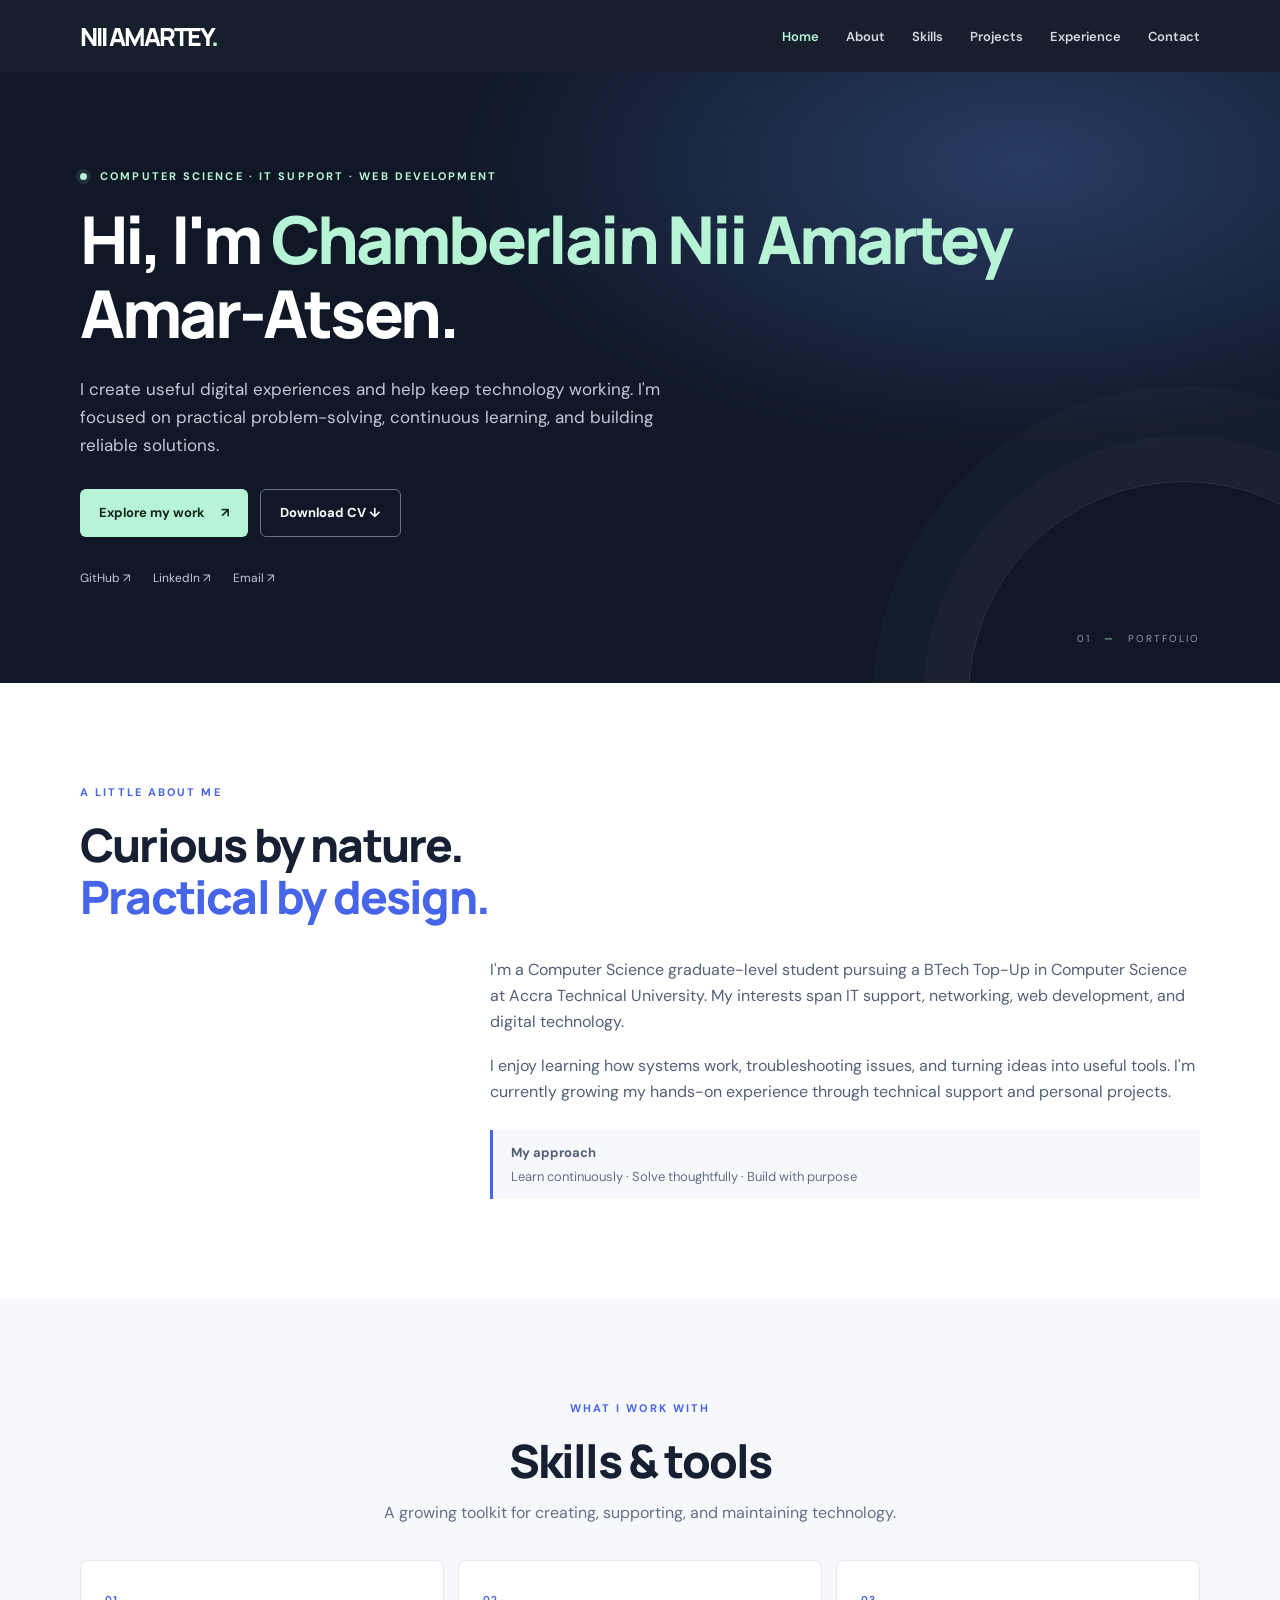
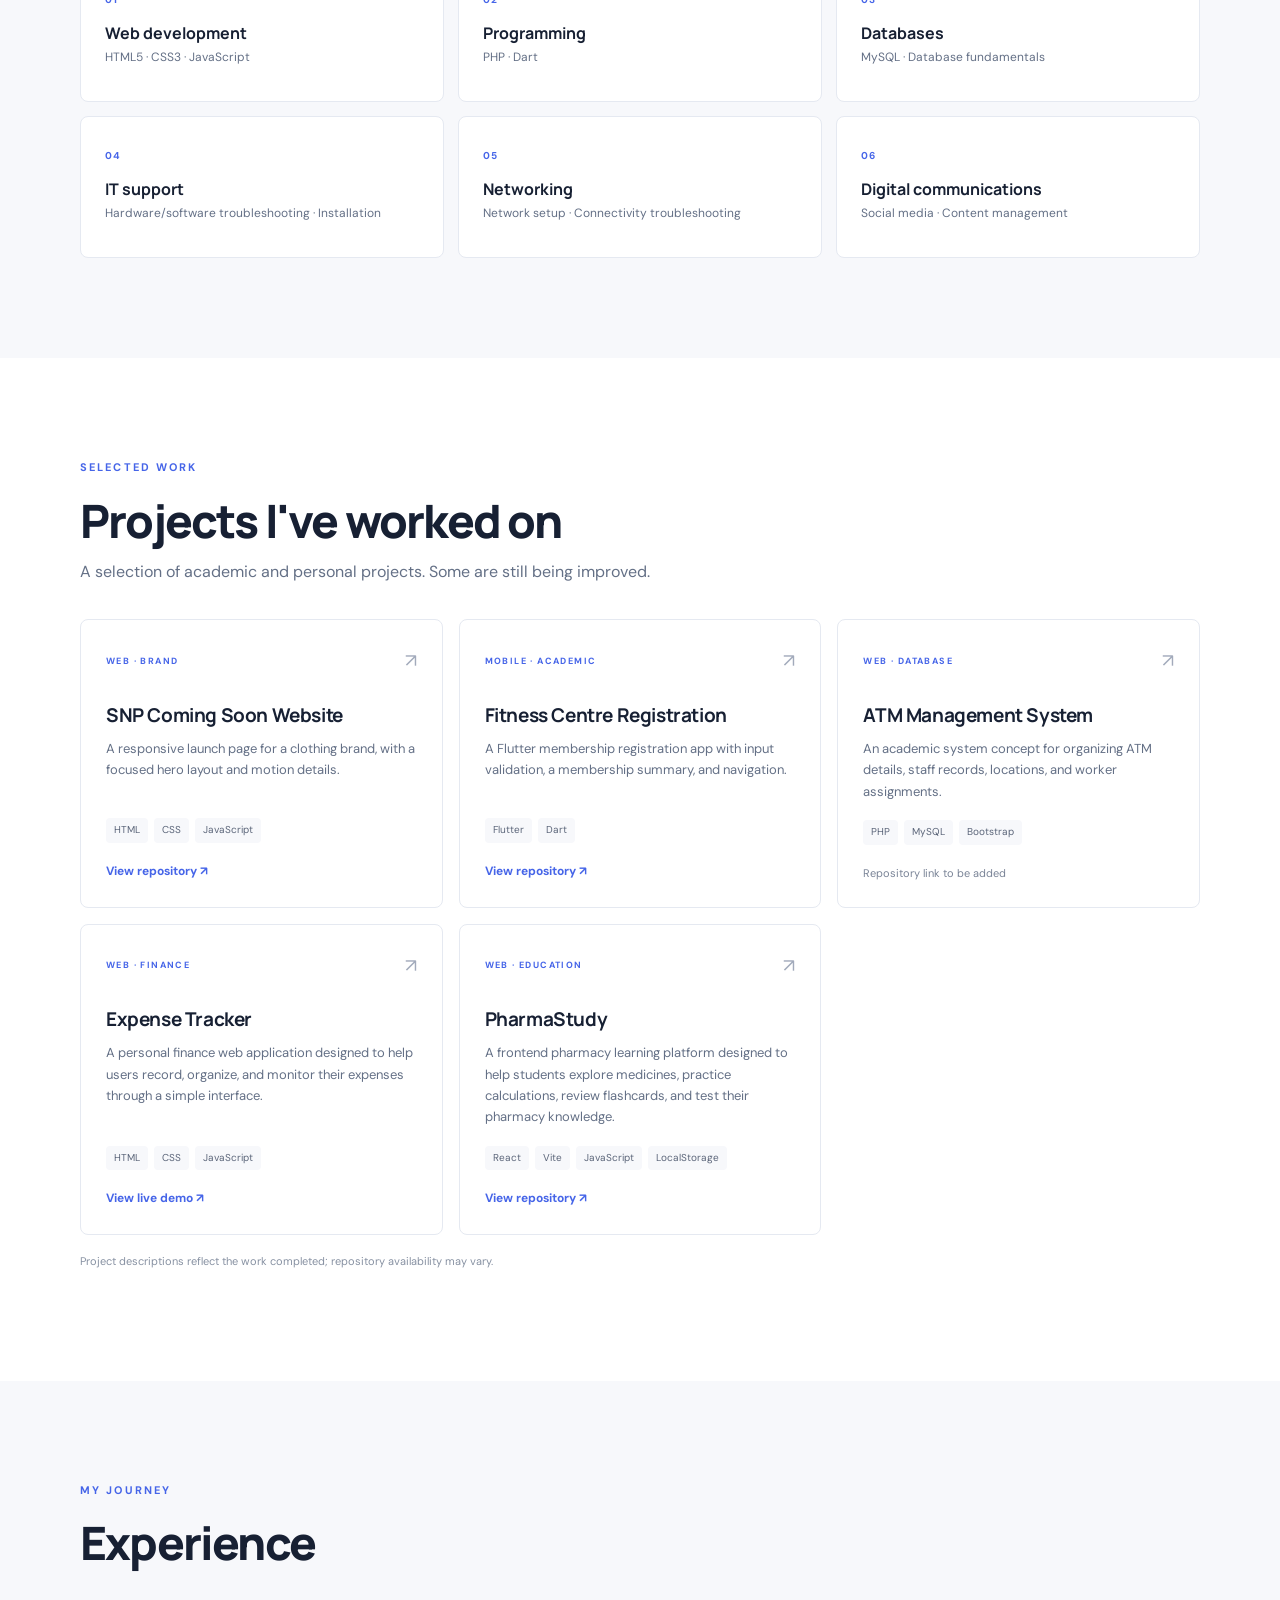
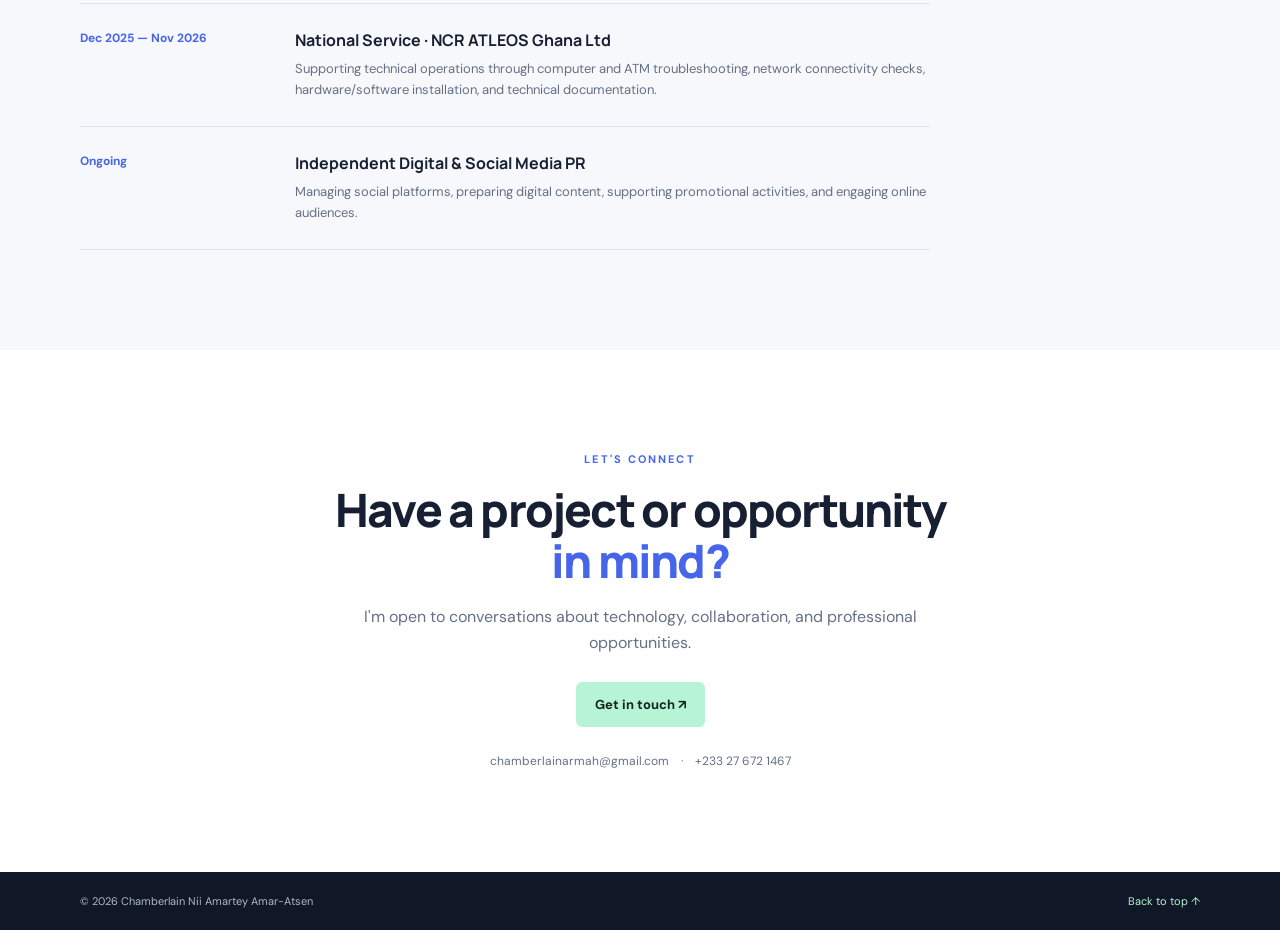
<file: index.html>
<!doctype html>
<html lang="en">
<head>
  <meta charset="UTF-8">
  <meta name="viewport" content="width=device-width, initial-scale=1">
  <meta name="description" content="Portfolio of Chamberlain Nii Amartey Amar-Atsen, Computer Science, IT support and web development.">
  <meta name="theme-color" content="#101827">
  <title>Chamberlain Nii Amartey | Portfolio</title>

  <link rel="preconnect" href="https://fonts.googleapis.com">
  <link rel="preconnect" href="https://fonts.gstatic.com" crossorigin>
  <link href="https://fonts.googleapis.com/css2?family=DM+Sans:wght@400;500;600;700&family=Manrope:wght@500;600;700;800&display=swap" rel="stylesheet">

  <link rel="stylesheet" href="style.css">
  <script src="script.js" defer></script>
</head>

<body>

  <!-- HEADER AND NAVIGATION -->
  <header class="site-header">
    <nav class="navbar wrap" aria-label="Main navigation">

      <a class="brand" href="#home" aria-label="Chamberlain Nii Amartey home">
        NII AMARTEY<span>.</span>
      </a>

      <button
        class="menu-toggle"
        type="button"
        aria-expanded="false"
        aria-controls="nav-links"
        aria-label="Open navigation">
        <span></span>
        <span></span>
        <span></span>
      </button>

      <ul class="nav-links" id="nav-links">
        <li><a href="#home">Home</a></li>
        <li><a href="#about">About</a></li>
        <li><a href="#skills">Skills</a></li>
        <li><a href="#projects">Projects</a></li>
        <li><a href="#experience">Experience</a></li>
        <li><a href="#contact">Contact</a></li>
      </ul>

    </nav>
  </header>

  <main>

    <!-- HERO SECTION -->
    <section id="home" class="hero">
      <div class="wrap hero-inner">

        <p class="eyebrow">
          <span class="status-dot"></span>
          COMPUTER SCIENCE · IT SUPPORT · WEB DEVELOPMENT
        </p>

        <h1>
          Hi, I'm <span>Chamberlain Nii Amartey</span><br>
          Amar-Atsen.
        </h1>

        <p class="hero-copy">
          I create useful digital experiences and help keep technology
          working. I'm focused on practical problem-solving, continuous
          learning, and building reliable solutions.
        </p>

        <div class="hero-actions">
          <a class="button primary" href="#projects">
            Explore my work <span aria-hidden="true">↗</span>
          </a>

          <a
            class="button outline"
            href="Chamberlain_Nii_Amartey_CV.pdf"
            download>
            Download CV ↓
          </a>
        </div>

        <div class="hero-social">
          <a
            href="https://github.com/nii-amartey"
            target="_blank"
            rel="noopener noreferrer">
            GitHub ↗
          </a>

          <a
            href="https://www.linkedin.com/in/chamberlain-amar-atsen-788856426"
            target="_blank"
            rel="noopener noreferrer">
            LinkedIn ↗
          </a>

          <a href="mailto:chamberlainarmah@gmail.com">
            Email ↗
          </a>
        </div>

        <div class="hero-index" aria-hidden="true">
          01 <span>—</span> PORTFOLIO
        </div>

      </div>
    </section>

    <!-- ABOUT SECTION -->
    <section id="about" class="section wrap">

      <div class="section-heading">
        <p class="eyebrow">A LITTLE ABOUT ME</p>

        <h2>
          Curious by nature.<br>
          <span>Practical by design.</span>
        </h2>
      </div>

      <div class="about-copy">

        <p>
          I'm a Computer Science graduate-level student pursuing
          a BTech Top-Up in Computer Science at Accra Technical
          University. My interests span IT support, networking,
          web development, and digital technology.
        </p>

        <p>
          I enjoy learning how systems work, troubleshooting
          issues, and turning ideas into useful tools. I'm
          currently growing my hands-on experience through
          technical support and personal projects.
        </p>

        <div class="about-note">
          <strong>My approach</strong>
          <span>
            Learn continuously · Solve thoughtfully · Build with purpose
          </span>
        </div>

      </div>
    </section>

    <!-- SKILLS SECTION -->
    <section id="skills" class="section section-muted">
      <div class="wrap">

        <div class="section-heading centered">
          <p class="eyebrow">WHAT I WORK WITH</p>

          <h2>Skills &amp; tools</h2>

          <p class="section-intro">
            A growing toolkit for creating, supporting,
            and maintaining technology.
          </p>
        </div>

        <div class="skills-grid">

          <article class="skill-card">
            <span class="skill-number">01</span>
            <h3>Web development</h3>
            <p>HTML5 · CSS3 · JavaScript</p>
          </article>

          <article class="skill-card">
            <span class="skill-number">02</span>
            <h3>Programming</h3>
            <p>PHP · Dart</p>
          </article>

          <article class="skill-card">
            <span class="skill-number">03</span>
            <h3>Databases</h3>
            <p>MySQL · Database fundamentals</p>
          </article>

          <article class="skill-card">
            <span class="skill-number">04</span>
            <h3>IT support</h3>
            <p>
              Hardware/software troubleshooting · Installation
            </p>
          </article>

          <article class="skill-card">
            <span class="skill-number">05</span>
            <h3>Networking</h3>
            <p>
              Network setup · Connectivity troubleshooting
            </p>
          </article>

          <article class="skill-card">
            <span class="skill-number">06</span>
            <h3>Digital communications</h3>
            <p>Social media · Content management</p>
          </article>

        </div>
      </div>
    </section>

    <!-- PROJECTS SECTION -->
    <section id="projects" class="section wrap">

      <div class="section-heading">
        <p class="eyebrow">SELECTED WORK</p>

        <h2>Projects I've worked on</h2>

        <p class="section-intro">
          A selection of academic and personal projects.
          Some are still being improved.
        </p>
      </div>

      <div class="projects-grid">

        <!-- PROJECT 1: SNP WEBSITE -->
        <article class="project-card">

          <div class="project-top">
            <span class="project-tag">WEB · BRAND</span>
            <span class="project-arrow" aria-hidden="true">↗</span>
          </div>

          <h3>SNP Coming Soon Website</h3>

          <p>
            A responsive launch page for a clothing brand,
            with a focused hero layout and motion details.
          </p>

          <div class="tags">
            <span>HTML</span>
            <span>CSS</span>
            <span>JavaScript</span>
          </div>

          <a
            class="text-link"
            href="https://github.com/nii-amartey/snp-coming-soon"
            target="_blank"
            rel="noopener noreferrer">
            View repository <span>↗</span>
          </a>

        </article>

        <!-- PROJECT 2: FITNESS CENTRE APP -->
        <article class="project-card">

          <div class="project-top">
            <span class="project-tag">MOBILE · ACADEMIC</span>
            <span class="project-arrow" aria-hidden="true">↗</span>
          </div>

          <h3>Fitness Centre Registration</h3>

          <p>
            A Flutter membership registration app with
            input validation, a membership summary,
            and navigation.
          </p>

          <div class="tags">
            <span>Flutter</span>
            <span>Dart</span>
          </div>

          <a
            class="text-link"
            href="https://github.com/nii-amartey/fitness-club-membership"
            target="_blank"
            rel="noopener noreferrer">
            View repository <span>↗</span>
          </a>

        </article>

        <!-- PROJECT 3: ATM MANAGEMENT SYSTEM -->
        <article class="project-card">

          <div class="project-top">
            <span class="project-tag">WEB · DATABASE</span>
            <span class="project-arrow" aria-hidden="true">↗</span>
          </div>

          <h3>ATM Management System</h3>

          <p>
            An academic system concept for organizing
            ATM details, staff records, locations,
            and worker assignments.
          </p>

          <div class="tags">
            <span>PHP</span>
            <span>MySQL</span>
            <span>Bootstrap</span>
          </div>

          <span class="project-note">
            Repository link to be added
          </span>

        </article>

        <!-- PROJECT 4: EXPENSE TRACKER -->
        <article class="project-card">
            
          <div class="project-top">
            <span class="project-tag">WEB · FINANCE</span>
            <span class="project-arrow" aria-hidden="true">↗</span>
          </div>

          <h3>Expense Tracker</h3>

          <p>
            A personal finance web application designed
            to help users record, organize, and monitor
            their expenses through a simple interface.
          </p>

          <div class="tags">
            <span>HTML</span>
            <span>CSS</span>
            <span>JavaScript</span>
          </div>

          <a
            class="text-link"
            href="expense-tracker/"
            target="_blank"
            rel="noopener noreferrer">
            View live demo <span>↗</span>
          </a>

        </article>

                <!-- PROJECT 5: PHARMASTUDY -->
        <article class="project-card">

          <div class="project-top">
            <span class="project-tag">WEB · EDUCATION</span>
            <span class="project-arrow" aria-hidden="true">↗</span>
          </div>

          <h3>PharmaStudy</h3>

          <p>
            A frontend pharmacy learning platform designed
            to help students explore medicines, practice
            calculations, review flashcards, and test
            their pharmacy knowledge.
          </p>

          <div class="tags">
            <span>React</span>
            <span>Vite</span>
            <span>JavaScript</span>
            <span>LocalStorage</span>
          </div>

          <a
            class="text-link"
            href="https://github.com/nii-amartey/pharmastudy"
            target="_blank"
            rel="noopener noreferrer">
            View repository <span>↗</span>
          </a>

        </article>

      </div>

      <p class="project-footnote">
        Project descriptions reflect the work completed;
        repository availability may vary.
      </p>

    </section>

    <!-- EXPERIENCE SECTION -->
    <section id="experience" class="section section-muted">
      <div class="wrap">

        <div class="section-heading">
          <p class="eyebrow">MY JOURNEY</p>
          <h2>Experience</h2>
        </div>

        <div class="timeline">

          <article class="timeline-item">

            <div class="timeline-date">
              Dec 2025 — Nov 2026
            </div>

            <div>
              <h3>National Service · NCR ATLEOS Ghana Ltd</h3>

              <p>
                Supporting technical operations through computer
                and ATM troubleshooting, network connectivity
                checks, hardware/software installation, and
                technical documentation.
              </p>
            </div>

          </article>

          <article class="timeline-item">

            <div class="timeline-date">
              Ongoing
            </div>

            <div>
              <h3>Independent Digital &amp; Social Media PR</h3>

              <p>
                Managing social platforms, preparing digital
                content, supporting promotional activities,
                and engaging online audiences.
              </p>
            </div>

          </article>

        </div>
      </div>
    </section>

    <!-- CONTACT SECTION -->
    <section id="contact" class="section wrap contact-section">

      <p class="eyebrow">LET'S CONNECT</p>

      <h2>
        Have a project or opportunity<br>
        <span>in mind?</span>
      </h2>

      <p class="section-intro">
        I'm open to conversations about technology,
        collaboration, and professional opportunities.
      </p>

      <a
        class="button primary"
        href="mailto:chamberlainarmah@gmail.com">
        Get in touch ↗
      </a>

      <div class="contact-details">

        <a href="mailto:chamberlainarmah@gmail.com">
          chamberlainarmah@gmail.com
        </a>

        <span>·</span>

        <a href="tel:+233276721467">
          +233 27 672 1467
        </a>

      </div>

    </section>

  </main>

  <!-- FOOTER -->
  <footer>
    <div class="wrap footer-inner">

      <span>
        © <span id="year">2026</span>
        Chamberlain Nii Amartey Amar-Atsen
      </span>

      <a href="#home">Back to top ↑</a>

    </div>
  </footer>

</body>
</html>
</file>
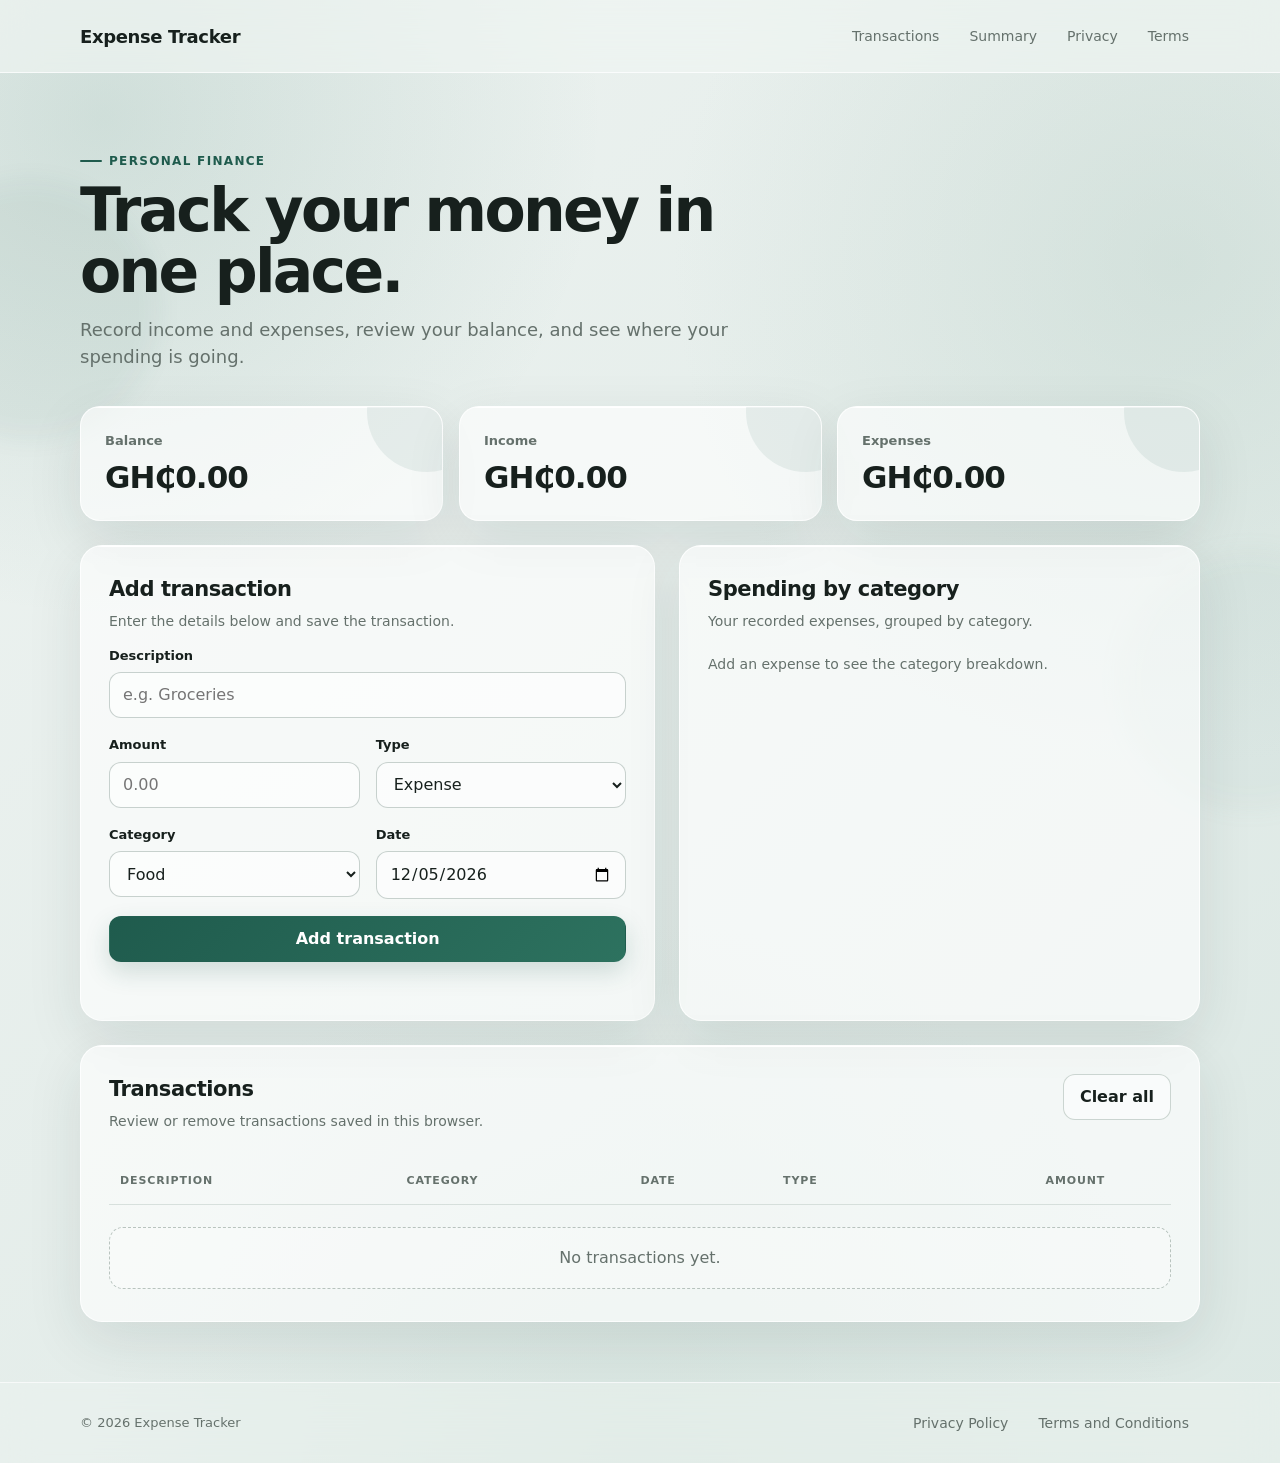
<file: expense-tracker/index.html>
<!DOCTYPE html>
<html lang="en">
<head>
  <meta charset="UTF-8">
  <meta name="viewport" content="width=device-width, initial-scale=1.0">
  <meta name="description" content="A simple expense tracker for recording income and expenses and monitoring your balance.">
  <title>Expense Tracker</title>
  <link rel="icon" type="image/svg+xml" href="favicon.svg">
  <link rel="stylesheet" href="style.css">
</head>
<body>
  <header class="site-header">
    <div class="container header-inner">
      <a class="brand" href="index.html">Expense Tracker</a>
      <nav aria-label="Main navigation">
        <a href="#transactions">Transactions</a>
        <a href="#summary">Summary</a>
        <a href="privacy.html">Privacy</a>
        <a href="terms.html">Terms</a>
      </nav>
    </div>
  </header>

  <main class="container">
    <section class="intro">
      <p class="eyebrow">Personal finance</p>
      <h1>Track your money in one place.</h1>
      <p class="intro-copy">Record income and expenses, review your balance, and see where your spending is going.</p>
    </section>

    <section id="summary" class="summary-grid" aria-label="Financial summary">
      <article class="summary-card">
        <p>Balance</p>
        <strong id="balance">₵0.00</strong>
      </article>
      <article class="summary-card">
        <p>Income</p>
        <strong id="income">₵0.00</strong>
      </article>
      <article class="summary-card">
        <p>Expenses</p>
        <strong id="expenses">₵0.00</strong>
      </article>
    </section>

    <section class="content-grid">
      <article class="panel form-panel">
        <div class="panel-heading">
          <h2>Add transaction</h2>
          <p>Enter the details below and save the transaction.</p>
        </div>

        <form id="transaction-form">
          <div class="form-group">
            <label for="description">Description</label>
            <input id="description" name="description" type="text" maxlength="80" required placeholder="e.g. Groceries">
          </div>

          <div class="form-row">
            <div class="form-group">
              <label for="amount">Amount</label>
              <input id="amount" name="amount" type="number" min="0.01" step="0.01" required placeholder="0.00">
            </div>

            <div class="form-group">
              <label for="type">Type</label>
              <select id="type" name="type">
                <option value="expense">Expense</option>
                <option value="income">Income</option>
              </select>
            </div>
          </div>

          <div class="form-row">
            <div class="form-group">
              <label for="category">Category</label>
              <select id="category" name="category">
                <option>Food</option>
                <option>Transport</option>
                <option>Bills</option>
                <option>Shopping</option>
                <option>Education</option>
                <option>Health</option>
                <option>Entertainment</option>
                <option>Other</option>
              </select>
            </div>

            <div class="form-group">
              <label for="date">Date</label>
              <input id="date" name="date" type="date" required>
            </div>
          </div>

          <button class="primary-button" type="submit">Add transaction</button>
          <p id="form-message" class="form-message" role="status" aria-live="polite"></p>
        </form>
      </article>

      <article class="panel chart-panel">
        <div class="panel-heading">
          <h2>Spending by category</h2>
          <p>Your recorded expenses, grouped by category.</p>
        </div>
        <div id="category-chart" class="category-chart" aria-label="Spending by category"></div>
      </article>
    </section>

    <section id="transactions" class="panel transactions-panel">
      <div class="transactions-header">
        <div class="panel-heading">
          <h2>Transactions</h2>
          <p>Review or remove transactions saved in this browser.</p>
        </div>
        <button id="clear-all" class="secondary-button" type="button">Clear all</button>
      </div>

      <div class="table-wrap">
        <table>
          <thead>
            <tr>
              <th scope="col">Description</th>
              <th scope="col">Category</th>
              <th scope="col">Date</th>
              <th scope="col">Type</th>
              <th scope="col" class="amount-column">Amount</th>
              <th scope="col"><span class="sr-only">Action</span></th>
            </tr>
          </thead>
          <tbody id="transaction-list"></tbody>
        </table>
        <p id="empty-state" class="empty-state">No transactions yet.</p>
      </div>
    </section>
  </main>

  <footer class="site-footer">
    <div class="container footer-inner">
      <p>&copy; <span id="year"></span> Expense Tracker</p>
      <div>
        <a href="privacy.html">Privacy Policy</a>
        <a href="terms.html">Terms and Conditions</a>
      </div>
    </div>
  </footer>

  <script src="script.js"></script>
</body>
</html>
</file>
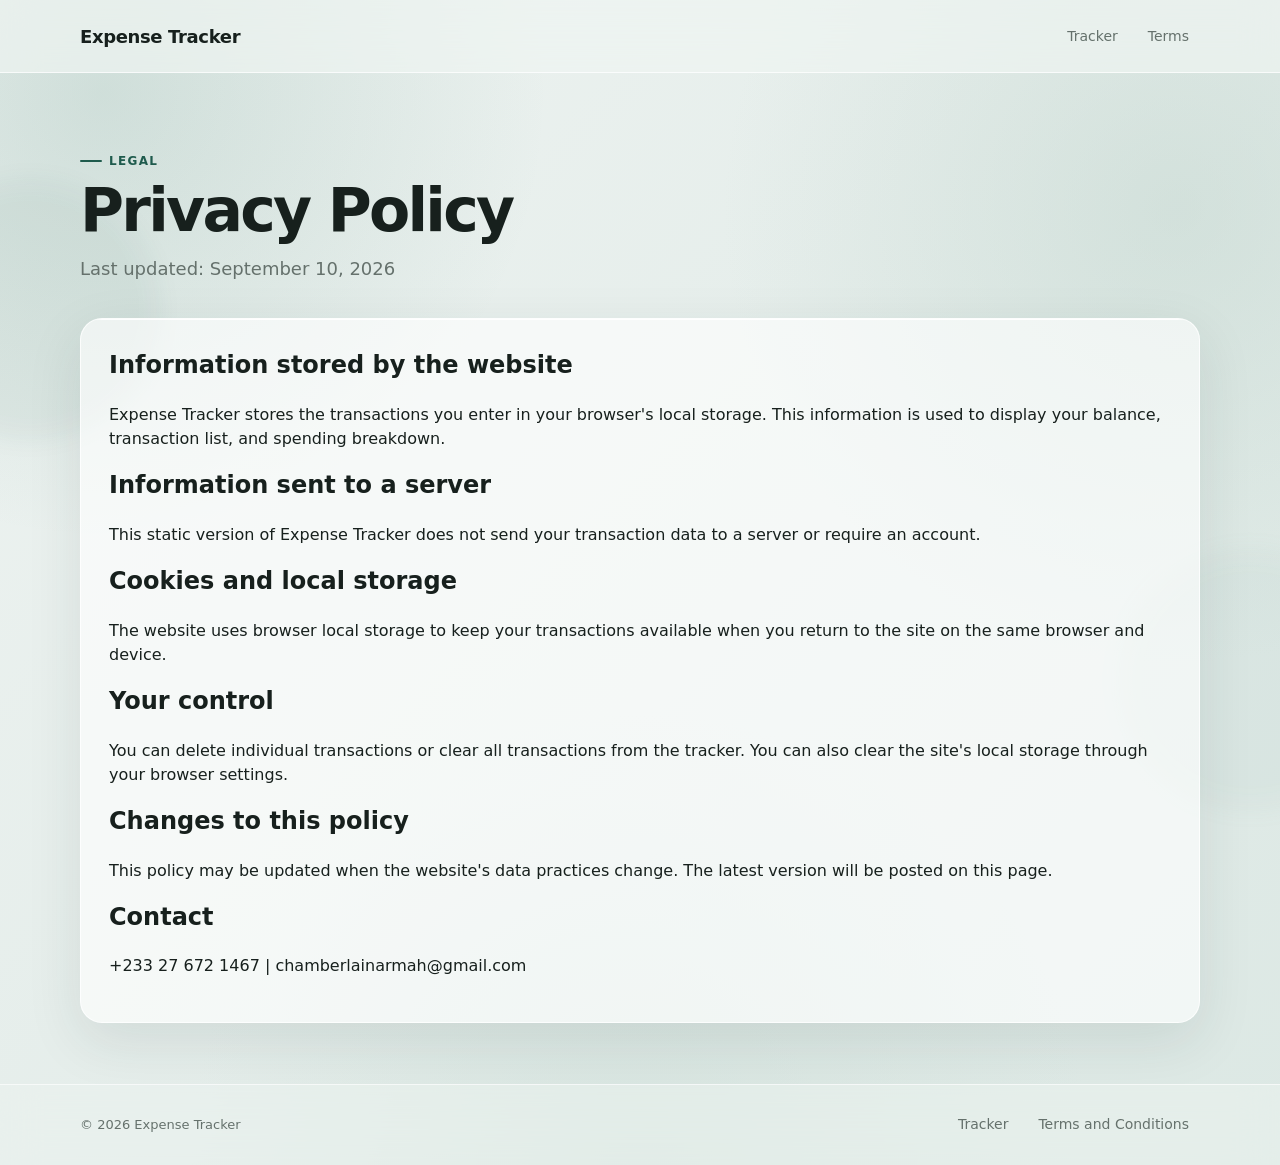
<file: expense-tracker/privacy.html>
<!DOCTYPE html>
<html lang="en">
<head>
  <meta charset="UTF-8">
  <meta name="viewport" content="width=device-width, initial-scale=1.0">
  <meta name="description" content="Privacy Policy for Expense Tracker.">
  <title>Privacy Policy | Expense Tracker</title>
  <link rel="icon" type="image/svg+xml" href="favicon.svg">
  <link rel="stylesheet" href="style.css">
</head>
<body>
  <header class="site-header">
    <div class="container header-inner">
      <a class="brand" href="index.html">Expense Tracker</a>
      <nav aria-label="Main navigation">
        <a href="index.html">Tracker</a>
        <a href="terms.html">Terms</a>
      </nav>
    </div>
  </header>

  <main class="container">
    <section class="intro">
      <p class="eyebrow">Legal</p>
      <h1>Privacy Policy</h1>
      <p class="intro-copy">Last updated: September 10, 2026</p>
    </section>

    <article class="panel" style="margin-bottom: 60px;">
      <h2>Information stored by the website</h2>
      <p>Expense Tracker stores the transactions you enter in your browser's local storage. This information is used to display your balance, transaction list, and spending breakdown.</p>

      <h2>Information sent to a server</h2>
      <p>This static version of Expense Tracker does not send your transaction data to a server or require an account.</p>

      <h2>Cookies and local storage</h2>
      <p>The website uses browser local storage to keep your transactions available when you return to the site on the same browser and device.</p>

      <h2>Your control</h2>
      <p>You can delete individual transactions or clear all transactions from the tracker. You can also clear the site's local storage through your browser settings.</p>

      <h2>Changes to this policy</h2>
      <p>This policy may be updated when the website's data practices change. The latest version will be posted on this page.</p>

      <h2>Contact</h2>
      <p>+233 27 672 1467 | chamberlainarmah@gmail.com</p>
    </article>
  </main>

  <footer class="site-footer">
    <div class="container footer-inner">
      <p>&copy; <span id="year"></span> Expense Tracker</p>
      <div>
        <a href="index.html">Tracker</a>
        <a href="terms.html">Terms and Conditions</a>
      </div>
    </div>
  </footer>

  <script>document.getElementById("year").textContent = new Date().getFullYear();</script>
</body>
</html>
</file>
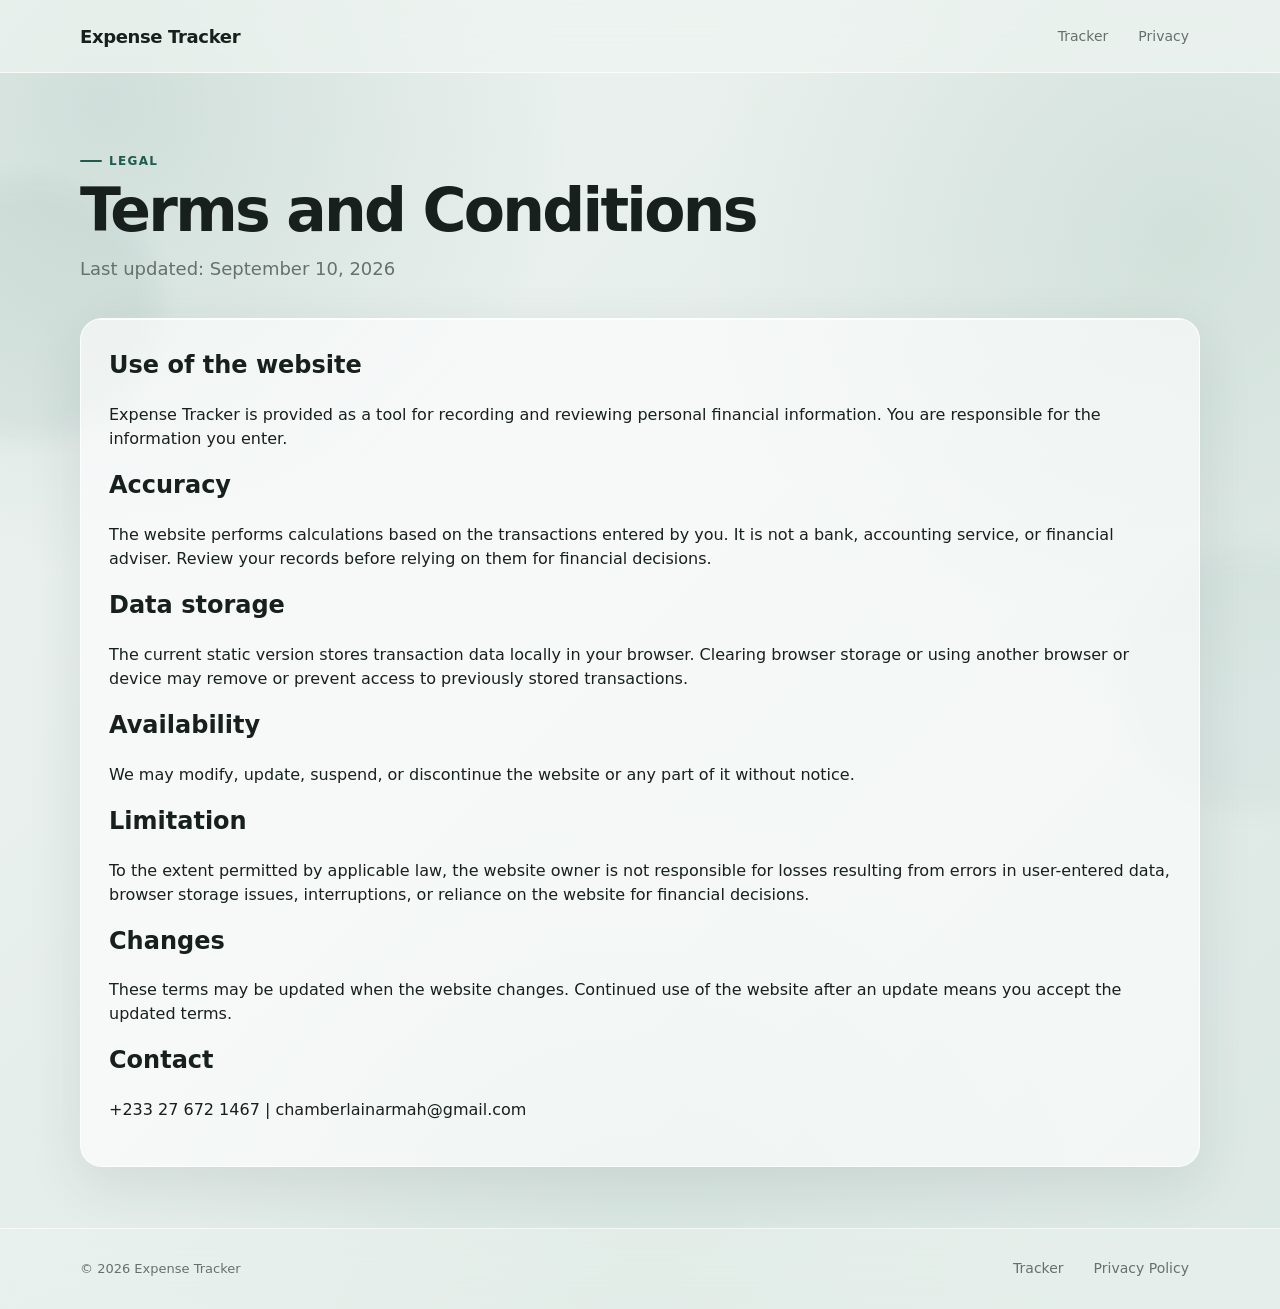
<file: expense-tracker/terms.html>
<!DOCTYPE html>
<html lang="en">
<head>
  <meta charset="UTF-8">
  <meta name="viewport" content="width=device-width, initial-scale=1.0">
  <meta name="description" content="Terms and Conditions for Expense Tracker.">
  <title>Terms and Conditions | Expense Tracker</title>
  <link rel="icon" type="image/svg+xml" href="favicon.svg">
  <link rel="stylesheet" href="style.css">
</head>
<body>
  <header class="site-header">
    <div class="container header-inner">
      <a class="brand" href="index.html">Expense Tracker</a>
      <nav aria-label="Main navigation">
        <a href="index.html">Tracker</a>
        <a href="privacy.html">Privacy</a>
      </nav>
    </div>
  </header>

  <main class="container">
    <section class="intro">
      <p class="eyebrow">Legal</p>
      <h1>Terms and Conditions</h1>
      <p class="intro-copy">Last updated: September 10, 2026</p>
    </section>

    <article class="panel" style="margin-bottom: 60px;">
      <h2>Use of the website</h2>
      <p>Expense Tracker is provided as a tool for recording and reviewing personal financial information. You are responsible for the information you enter.</p>

      <h2>Accuracy</h2>
      <p>The website performs calculations based on the transactions entered by you. It is not a bank, accounting service, or financial adviser. Review your records before relying on them for financial decisions.</p>

      <h2>Data storage</h2>
      <p>The current static version stores transaction data locally in your browser. Clearing browser storage or using another browser or device may remove or prevent access to previously stored transactions.</p>

      <h2>Availability</h2>
      <p>We may modify, update, suspend, or discontinue the website or any part of it without notice.</p>

      <h2>Limitation</h2>
      <p>To the extent permitted by applicable law, the website owner is not responsible for losses resulting from errors in user-entered data, browser storage issues, interruptions, or reliance on the website for financial decisions.</p>

      <h2>Changes</h2>
      <p>These terms may be updated when the website changes. Continued use of the website after an update means you accept the updated terms.</p>

      <h2>Contact</h2>
      <p>+233 27 672 1467 | chamberlainarmah@gmail.com</p>
    </article>
  </main>

  <footer class="site-footer">
    <div class="container footer-inner">
      <p>&copy; <span id="year"></span> Expense Tracker</p>
      <div>
        <a href="index.html">Tracker</a>
        <a href="privacy.html">Privacy Policy</a>
      </div>
    </div>
  </footer>

  <script>document.getElementById("year").textContent = new Date().getFullYear();</script>
</body>
</html>
</file>
<file: style.css>
/* Portfolio refresh — responsive, accessible, lightweight */
:root{--ink:#172033;--muted:#647086;--paper:#f7f8fb;--white:#fff;--blue:#4665e8;--line:#e5e9f1;--night:#101827;--mint:#b7f3d5}
*{box-sizing:border-box}html{scroll-behavior:smooth;scroll-padding-top:82px}body{margin:0;background:var(--white);color:var(--ink);font-family:"DM Sans",Arial,sans-serif;line-height:1.65}a{color:inherit}.wrap{width:min(1120px,calc(100% - 48px));margin-inline:auto}.site-header{position:sticky;top:0;z-index:10;background:rgba(16,24,39,.97);backdrop-filter:blur(12px)}.navbar{min-height:72px;display:flex;align-items:center;justify-content:space-between}.brand{font:800 25px Manrope,sans-serif;color:#fff;text-decoration:none;letter-spacing:-2px}.brand span{color:var(--mint)}.nav-links{display:flex;gap:27px;align-items:center;list-style:none;padding:0;margin:0}.nav-links a{color:#d4d9e3;text-decoration:none;font-size:13px;font-weight:600;transition:color .2s}.nav-links a:hover,.nav-links a.active{color:var(--mint)}.menu-toggle{display:none;background:none;border:0;padding:8px}.menu-toggle span{display:block;width:24px;height:2px;background:#fff;margin:5px}
.hero{position:relative;overflow:hidden;background:radial-gradient(ellipse at 80% 15%,#283b63 0,transparent 40%),var(--night);color:#fff;min-height:610px;display:flex;align-items:center}.hero:after{content:"";position:absolute;width:430px;height:430px;border:1px solid rgba(183,243,213,.13);border-radius:50%;right:-120px;bottom:-230px;box-shadow:0 0 0 45px rgba(183,243,213,.025),0 0 0 95px rgba(183,243,213,.02)}.hero-inner{position:relative;padding:95px 0;z-index:1}.eyebrow{font-size:11px;letter-spacing:2.1px;font-weight:700;color:var(--blue);margin:0 0 18px}.hero .eyebrow{color:var(--mint)}.status-dot{display:inline-block;width:7px;height:7px;border-radius:50%;background:var(--mint);margin-right:8px;box-shadow:0 0 0 4px #b7f3d51a}.hero h1,.section-heading h2,.contact-section h2{font:800 clamp(36px,5.4vw,66px)/1.12 Manrope,Arial,sans-serif;letter-spacing:-2.8px;margin:0}.hero h1 span{color:var(--mint)}.hero-copy{max-width:620px;color:#c1c9d7;font-size:17px;margin:24px 0 30px}.hero-actions{display:flex;gap:12px;flex-wrap:wrap}.button{display:inline-flex;align-items:center;gap:16px;padding:12px 19px;border-radius:6px;text-decoration:none;font-weight:700;font-size:13px;transition:transform .2s,background .2s}.button:hover{transform:translateY(-2px)}.primary{background:var(--mint);color:#13251e}.primary:hover{background:#d0ffe7}.outline{border:1px solid #667286;color:#fff}.outline:hover{background:#ffffff12}.hero-social{display:flex;gap:22px;margin-top:32px}.hero-social a{font-size:12px;color:#c1c9d7;text-decoration:none}.hero-social a:hover{color:var(--mint)}.hero-index{position:absolute;right:0;bottom:36px;color:#8f9aaf;font-size:10px;letter-spacing:2px}.hero-index span{color:var(--mint);padding:0 8px}
.section{padding-top:100px;padding-bottom:100px}.section-heading{margin-bottom:34px}.section-heading h2,.contact-section h2{font-size:clamp(31px,4vw,46px);letter-spacing:-1.8px}.section-heading h2 span,.contact-section h2 span{color:var(--blue)}.section-intro{color:var(--muted);max-width:570px;margin:13px 0 0}.about-copy{max-width:710px;margin-left:auto;color:#536077}.about-copy p{margin:0 0 17px}.about-note{border-left:3px solid var(--blue);padding:12px 18px;background:var(--paper);display:grid;gap:2px;margin-top:25px;font-size:13px}.about-note span{color:var(--muted)}.section-muted{background:var(--paper)}.centered{text-align:center}.centered .section-intro{margin-inline:auto}.skills-grid{display:grid;grid-template-columns:repeat(3,1fr);gap:14px}.skill-card{background:#fff;border:1px solid var(--line);border-radius:8px;padding:24px;min-height:142px;transition:transform .2s,border-color .2s}.skill-card:hover,.project-card:hover{transform:translateY(-4px);border-color:#c6d0fa}.skill-number{font-size:10px;color:var(--blue);font-weight:700;letter-spacing:1px}.skill-card h3{font:700 16px Manrope,sans-serif;margin:10px 0 4px}.skill-card p{color:var(--muted);font-size:12px;margin:0}.projects-grid{display:grid;grid-template-columns:repeat(3,1fr);gap:16px}.project-card{border:1px solid var(--line);border-radius:8px;padding:25px;min-height:275px;display:flex;flex-direction:column;transition:transform .2s,border-color .2s}.project-top{display:flex;justify-content:space-between;align-items:center;margin-bottom:25px}.project-tag{font-size:9px;letter-spacing:1.4px;color:var(--blue);font-weight:700}.project-arrow{font-size:19px;color:#a2aabb}.project-card h3{font:700 19px Manrope,sans-serif;letter-spacing:-.4px;margin:0 0 10px}.project-card p{font-size:13px;color:var(--muted);margin:0 0 18px}.tags{display:flex;gap:6px;flex-wrap:wrap;margin-top:auto}.tags span{font-size:10px;background:var(--paper);padding:4px 8px;border-radius:4px;color:#5b6579}.text-link{font-size:12px;font-weight:700;color:var(--blue);text-decoration:none;margin-top:19px}.text-link:hover{text-decoration:underline}.project-note{font-size:11px;color:#7a8497;margin-top:19px}.project-footnote{font-size:11px;color:#8791a2;margin-top:17px}.timeline{max-width:850px;border-top:1px solid #dfe4ec}.timeline-item{display:grid;grid-template-columns:190px 1fr;gap:25px;padding:25px 0;border-bottom:1px solid #dfe4ec}.timeline-date{font-size:12px;color:var(--blue);font-weight:700}.timeline-item h3{font:700 16px Manrope,sans-serif;margin:0 0 7px}.timeline-item p{font-size:13px;color:var(--muted);margin:0}.contact-section{text-align:center}.contact-section .eyebrow{margin-bottom:16px}.contact-section .section-intro{margin:17px auto 25px}.contact-details{display:flex;justify-content:center;gap:12px;flex-wrap:wrap;margin-top:25px;color:var(--muted);font-size:12px}.contact-details a{text-decoration:none}.contact-details a:hover{color:var(--blue)}footer{background:var(--night);color:#aeb7c7;font-size:11px;padding:20px 0}.footer-inner{display:flex;justify-content:space-between;gap:15px}.footer-inner a{color:var(--mint);text-decoration:none}
:focus-visible{outline:3px solid #7c9aff;outline-offset:3px}
@media(max-width:850px){.nav-links{gap:15px}.nav-links a{font-size:12px}.skills-grid,.projects-grid{grid-template-columns:repeat(2,1fr)}}
@media(max-width:640px){.wrap{width:min(100% - 36px,1120px)}.navbar{min-height:65px}.menu-toggle{display:block;cursor:pointer}.nav-links{display:none;position:absolute;top:65px;left:0;right:0;background:var(--night);padding:14px 24px 22px;flex-direction:column;align-items:flex-start;gap:0;border-top:1px solid #ffffff16}.nav-links.open{display:flex}.nav-links a{display:block;padding:10px 0;font-size:14px}.hero{min-height:570px}.hero-inner{padding:75px 0}.hero h1{letter-spacing:-1.8px}.hero-copy{font-size:15px}.hero-index{bottom:18px}.section{padding-top:72px;padding-bottom:72px}.skills-grid,.projects-grid{grid-template-columns:1fr}.skill-card{min-height:unset}.timeline-item{grid-template-columns:1fr;gap:6px}.footer-inner{flex-direction:column;align-items:flex-start}}
@media(prefers-reduced-motion:reduce){html{scroll-behavior:auto}*,*::before,*::after{transition:none!important;animation:none!important}}
</file>
<file: expense-tracker/style.css>
* {
  box-sizing: border-box;
}

:root {
  --background: #eef3f1;
  --background-deep: #dce8e4;
  --surface: rgba(255, 255, 255, 0.62);
  --surface-strong: rgba(255, 255, 255, 0.82);
  --surface-muted: rgba(226, 234, 231, 0.72);
  --text: #17201d;
  --muted: #65716c;
  --border: rgba(255, 255, 255, 0.78);
  --accent: #1f5b4d;
  --accent-dark: #17463c;
  --danger: #9a3028;
  --income: #2f6b52;
  --shadow: 0 18px 55px rgba(28, 52, 45, 0.10);
  --shadow-soft: 0 8px 25px rgba(28, 52, 45, 0.07);
}

html {
  scroll-behavior: smooth;
}

body {
  position: relative;
  min-height: 100vh;
  margin: 0;
  overflow-x: hidden;
  background:
    radial-gradient(circle at 8% 8%, rgba(63, 126, 108, 0.17), transparent 28%),
    radial-gradient(circle at 92% 18%, rgba(182, 205, 196, 0.38), transparent 30%),
    radial-gradient(circle at 50% 100%, rgba(208, 224, 218, 0.55), transparent 34%),
    linear-gradient(135deg, var(--background), var(--background-deep));
  color: var(--text);
  font-family: Inter, ui-sans-serif, system-ui, -apple-system, BlinkMacSystemFont, "Segoe UI", Arial, sans-serif;
  line-height: 1.5;
}

body::before,
body::after {
  position: fixed;
  z-index: -1;
  content: "";
  width: 260px;
  height: 260px;
  border-radius: 50%;
  filter: blur(12px);
  opacity: 0.35;
  pointer-events: none;
  animation: floatBlob 12s ease-in-out infinite alternate;
}

body::before {
  top: 20%;
  left: -100px;
  background: rgba(31, 91, 77, 0.15);
}

body::after {
  right: -100px;
  bottom: 10%;
  background: rgba(116, 155, 142, 0.16);
  animation-delay: -5s;
}

@keyframes floatBlob {
  from { transform: translate3d(0, 0, 0) scale(1); }
  to { transform: translate3d(25px, -22px, 0) scale(1.08); }
}

@keyframes pageIn {
  from { opacity: 0; transform: translateY(18px); }
  to { opacity: 1; transform: translateY(0); }
}

@keyframes cardIn {
  from { opacity: 0; transform: translateY(14px) scale(0.985); }
  to { opacity: 1; transform: translateY(0) scale(1); }
}

@keyframes barIn {
  from { transform: scaleX(0); transform-origin: left; }
  to { transform: scaleX(1); transform-origin: left; }
}

@keyframes pulseGlow {
  0%, 100% { box-shadow: var(--shadow-soft); }
  50% { box-shadow: 0 14px 35px rgba(31, 91, 77, 0.14); }
}

a {
  color: inherit;
}

.container {
  width: min(1120px, calc(100% - 40px));
  margin: 0 auto;
}

.site-header {
  position: sticky;
  top: 0;
  z-index: 20;
  background: rgba(239, 245, 242, 0.68);
  border-bottom: 1px solid rgba(255, 255, 255, 0.7);
  backdrop-filter: blur(18px);
  -webkit-backdrop-filter: blur(18px);
}

.header-inner {
  min-height: 72px;
  display: flex;
  align-items: center;
  justify-content: space-between;
  gap: 30px;
}

.brand {
  font-size: 18px;
  font-weight: 800;
  letter-spacing: -0.02em;
  text-decoration: none;
  transition: transform 180ms ease;
}

.brand:hover {
  transform: translateY(-1px);
}

nav {
  display: flex;
  gap: 8px;
}

nav a,
.footer-inner a {
  position: relative;
  padding: 8px 11px;
  border-radius: 10px;
  color: var(--muted);
  font-size: 14px;
  text-decoration: none;
  transition: color 180ms ease, background 180ms ease, transform 180ms ease;
}

nav a:hover,
.footer-inner a:hover {
  color: var(--text);
  background: rgba(255, 255, 255, 0.45);
  transform: translateY(-1px);
}

main {
  animation: pageIn 650ms cubic-bezier(.2,.7,.2,1) both;
}

.intro {
  padding: 72px 0 36px;
  max-width: 760px;
}

.eyebrow {
  display: inline-flex;
  align-items: center;
  gap: 7px;
  margin: 0 0 10px;
  color: var(--accent);
  font-size: 12px;
  font-weight: 800;
  letter-spacing: 0.11em;
  text-transform: uppercase;
}

.eyebrow::before {
  width: 22px;
  height: 2px;
  border-radius: 99px;
  background: var(--accent);
  content: "";
}

h1,
h2,
p {
  margin-top: 0;
}

h1 {
  margin-bottom: 14px;
  font-size: clamp(38px, 6vw, 60px);
  line-height: 1.02;
  letter-spacing: -0.045em;
}

.intro-copy {
  max-width: 650px;
  margin-bottom: 0;
  color: var(--muted);
  font-size: 18px;
}

.summary-grid {
  display: grid;
  grid-template-columns: repeat(3, 1fr);
  gap: 16px;
  margin-bottom: 24px;
}

.summary-card,
.panel {
  position: relative;
  overflow: hidden;
  background: var(--surface);
  border: 1px solid var(--border);
  box-shadow: var(--shadow);
  backdrop-filter: blur(22px);
  -webkit-backdrop-filter: blur(22px);
}

.summary-card {
  padding: 24px;
  border-radius: 20px;
  animation: cardIn 650ms cubic-bezier(.2,.7,.2,1) both;
  transition: transform 220ms ease, box-shadow 220ms ease, background 220ms ease;
}

.summary-card:nth-child(2) { animation-delay: 70ms; }
.summary-card:nth-child(3) { animation-delay: 140ms; }

.summary-card::before,
.panel::before {
  position: absolute;
  top: 0;
  left: 0;
  width: 100%;
  height: 1px;
  background: rgba(255, 255, 255, 0.95);
  content: "";
}

.summary-card::after {
  position: absolute;
  right: -45px;
  top: -55px;
  width: 120px;
  height: 120px;
  border-radius: 50%;
  background: rgba(31, 91, 77, 0.08);
  content: "";
  transition: transform 350ms ease;
}

.summary-card:hover {
  transform: translateY(-5px);
  box-shadow: 0 24px 65px rgba(28, 52, 45, 0.13);
}

.summary-card:hover::after {
  transform: scale(1.3);
}

.summary-card p {
  position: relative;
  z-index: 1;
  margin-bottom: 8px;
  color: var(--muted);
  font-size: 13px;
  font-weight: 650;
}

.summary-card strong {
  position: relative;
  z-index: 1;
  display: block;
  font-size: clamp(25px, 3vw, 31px);
  line-height: 1.2;
  letter-spacing: -0.03em;
}

.content-grid {
  display: grid;
  grid-template-columns: 1.05fr 0.95fr;
  gap: 24px;
  margin-bottom: 24px;
}

.panel {
  padding: 28px;
  border-radius: 22px;
  animation: cardIn 700ms 180ms cubic-bezier(.2,.7,.2,1) both;
}

.content-grid .panel:nth-child(2) {
  animation-delay: 250ms;
}

.panel-heading h2 {
  margin-bottom: 5px;
  font-size: 21px;
  letter-spacing: -0.02em;
}

.panel-heading p {
  color: var(--muted);
  font-size: 14px;
}

.form-row {
  display: grid;
  grid-template-columns: 1fr 1fr;
  gap: 16px;
}

.form-group {
  margin-bottom: 17px;
}

label {
  display: block;
  margin-bottom: 7px;
  font-size: 13px;
  font-weight: 750;
}

input,
select {
  width: 100%;
  min-height: 46px;
  padding: 10px 13px;
  border: 1px solid rgba(179, 192, 187, 0.72);
  border-radius: 12px;
  background: rgba(255, 255, 255, 0.55);
  color: var(--text);
  font: inherit;
  outline: none;
  transition: border-color 180ms ease, box-shadow 180ms ease, background 180ms ease, transform 180ms ease;
}

input:hover,
select:hover {
  background: rgba(255, 255, 255, 0.72);
}

input:focus,
select:focus {
  border-color: rgba(31, 91, 77, 0.65);
  background: rgba(255, 255, 255, 0.88);
  box-shadow: 0 0 0 4px rgba(31, 91, 77, 0.10);
  transform: translateY(-1px);
}

button {
  min-height: 44px;
  padding: 10px 16px;
  border: 1px solid transparent;
  border-radius: 12px;
  font: inherit;
  font-weight: 750;
  cursor: pointer;
  transition: transform 180ms ease, box-shadow 180ms ease, background 180ms ease, border-color 180ms ease;
}

button:active {
  transform: scale(0.98);
}

.primary-button {
  width: 100%;
  background: linear-gradient(135deg, var(--accent), #2d725f);
  color: #fff;
  box-shadow: 0 10px 24px rgba(31, 91, 77, 0.18);
}

.primary-button:hover {
  background: linear-gradient(135deg, var(--accent-dark), var(--accent));
  box-shadow: 0 14px 30px rgba(31, 91, 77, 0.24);
  transform: translateY(-2px);
}

.secondary-button {
  background: rgba(255, 255, 255, 0.5);
  border-color: rgba(179, 192, 187, 0.65);
  color: var(--text);
}

.secondary-button:hover {
  background: rgba(255, 255, 255, 0.8);
  transform: translateY(-2px);
}

.form-message {
  min-height: 20px;
  margin: 10px 0 0;
  color: var(--muted);
  font-size: 13px;
}

.category-chart {
  display: grid;
  gap: 18px;
  margin-top: 22px;
}

.chart-row {
  display: grid;
  gap: 8px;
}

.chart-label {
  display: flex;
  justify-content: space-between;
  gap: 15px;
  font-size: 13px;
}

.chart-label span:last-child {
  font-weight: 750;
}

.chart-track {
  height: 10px;
  border: 1px solid rgba(255, 255, 255, 0.75);
  border-radius: 99px;
  background: rgba(214, 225, 221, 0.72);
  overflow: hidden;
}

.chart-bar {
  height: 100%;
  min-width: 3%;
  border-radius: inherit;
  background: linear-gradient(90deg, var(--accent), #4c8b78);
  box-shadow: 0 3px 12px rgba(31, 91, 77, 0.2);
  animation: barIn 700ms cubic-bezier(.2,.7,.2,1) both;
}

.no-chart-data {
  color: var(--muted);
  font-size: 14px;
}

.transactions-panel {
  margin-bottom: 60px;
  animation-delay: 300ms;
}

.transactions-header {
  display: flex;
  align-items: flex-start;
  justify-content: space-between;
  gap: 20px;
  margin-bottom: 12px;
}

.table-wrap {
  overflow-x: auto;
  border-radius: 14px;
}

table {
  width: 100%;
  border-collapse: separate;
  border-spacing: 0;
  font-size: 14px;
}

th,
td {
  padding: 15px 11px;
  border-bottom: 1px solid rgba(188, 201, 196, 0.52);
  text-align: left;
  white-space: nowrap;
}

tbody tr {
  transition: background 180ms ease, transform 180ms ease;
}

tbody tr:hover {
  background: rgba(255, 255, 255, 0.42);
}

th {
  color: var(--muted);
  font-size: 11px;
  text-transform: uppercase;
  letter-spacing: 0.08em;
}

.amount-column {
  text-align: right;
}

td.amount {
  text-align: right;
  font-weight: 800;
}

.income {
  color: var(--income);
}

.expense {
  color: var(--danger);
}

.delete-button {
  min-height: auto;
  padding: 6px 9px;
  background: transparent;
  color: var(--danger);
  font-size: 13px;
}

.delete-button:hover {
  background: rgba(154, 48, 40, 0.07);
  text-decoration: none;
  transform: translateY(-1px);
}

.empty-state {
  margin: 22px 0 4px;
  padding: 18px;
  border: 1px dashed rgba(133, 151, 143, 0.55);
  border-radius: 14px;
  background: rgba(255, 255, 255, 0.25);
  color: var(--muted);
  text-align: center;
}

.site-footer {
  border-top: 1px solid rgba(255, 255, 255, 0.65);
  background: rgba(235, 242, 239, 0.55);
  backdrop-filter: blur(18px);
  -webkit-backdrop-filter: blur(18px);
}

.footer-inner {
  min-height: 80px;
  display: flex;
  justify-content: space-between;
  align-items: center;
  gap: 20px;
}

.footer-inner p {
  margin: 0;
  color: var(--muted);
  font-size: 13px;
}

.footer-inner div {
  display: flex;
  gap: 8px;
}

.sr-only {
  position: absolute;
  width: 1px;
  height: 1px;
  padding: 0;
  margin: -1px;
  overflow: hidden;
  clip: rect(0, 0, 0, 0);
  white-space: nowrap;
  border: 0;
}

@media (prefers-reduced-motion: reduce) {
  *,
  *::before,
  *::after {
    scroll-behavior: auto !important;
    animation-duration: 0.01ms !important;
    animation-iteration-count: 1 !important;
    transition-duration: 0.01ms !important;
  }
}

@media (max-width: 800px) {
  .content-grid,
  .summary-grid {
    grid-template-columns: 1fr;
  }

  .summary-card:hover {
    transform: none;
  }
}

@media (max-width: 600px) {
  .container {
    width: min(100% - 28px, 1120px);
  }

  .header-inner {
    min-height: auto;
    padding: 14px 0;
    align-items: flex-start;
    flex-direction: column;
  }

  nav {
    flex-wrap: wrap;
  }

  .intro {
    padding: 48px 0 28px;
  }

  .form-row {
    grid-template-columns: 1fr;
    gap: 0;
  }

  .panel {
    padding: 21px;
    border-radius: 18px;
  }

  .transactions-header,
  .footer-inner {
    flex-direction: column;
    align-items: flex-start;
  }

  .footer-inner {
    padding: 20px 0;
  }

  .footer-inner div {
    flex-direction: column;
    gap: 3px;
  }
}

.transaction-added {
  animation: pulseGlow 500ms ease;
}
</file>
